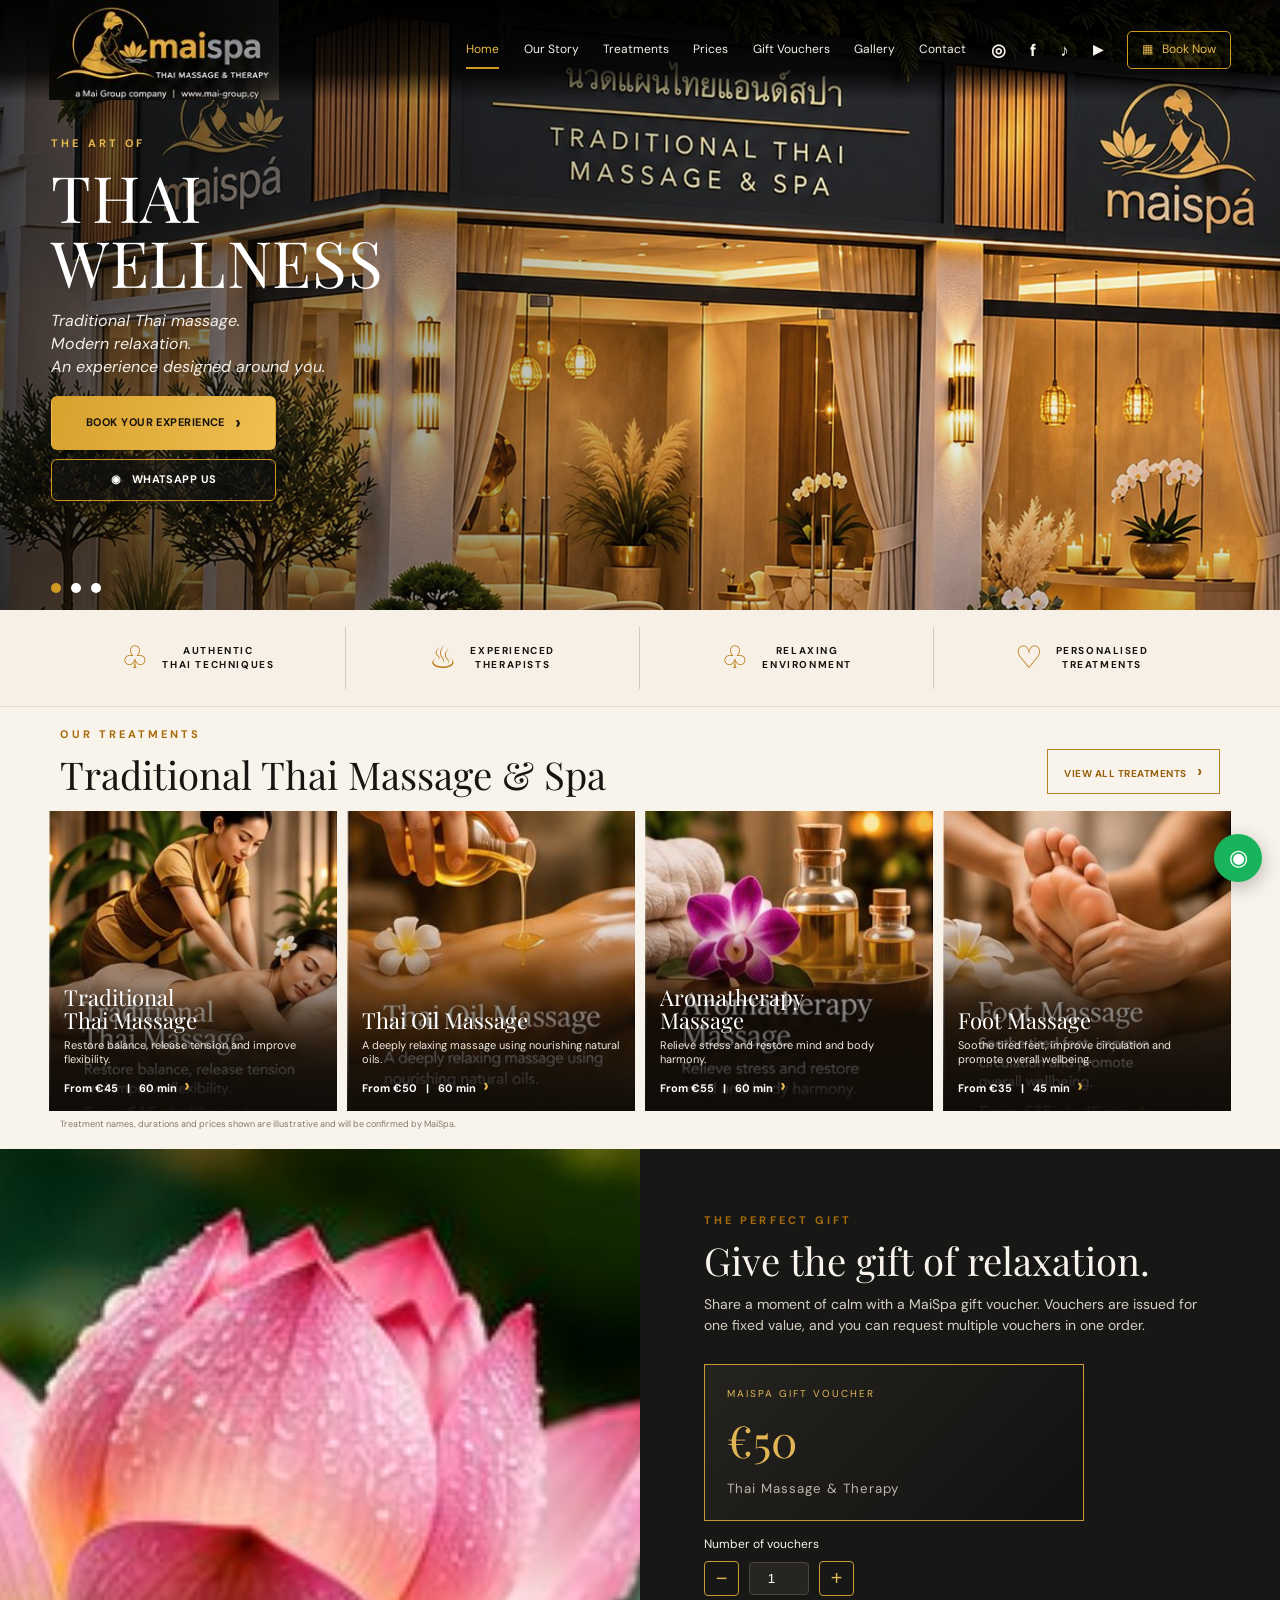
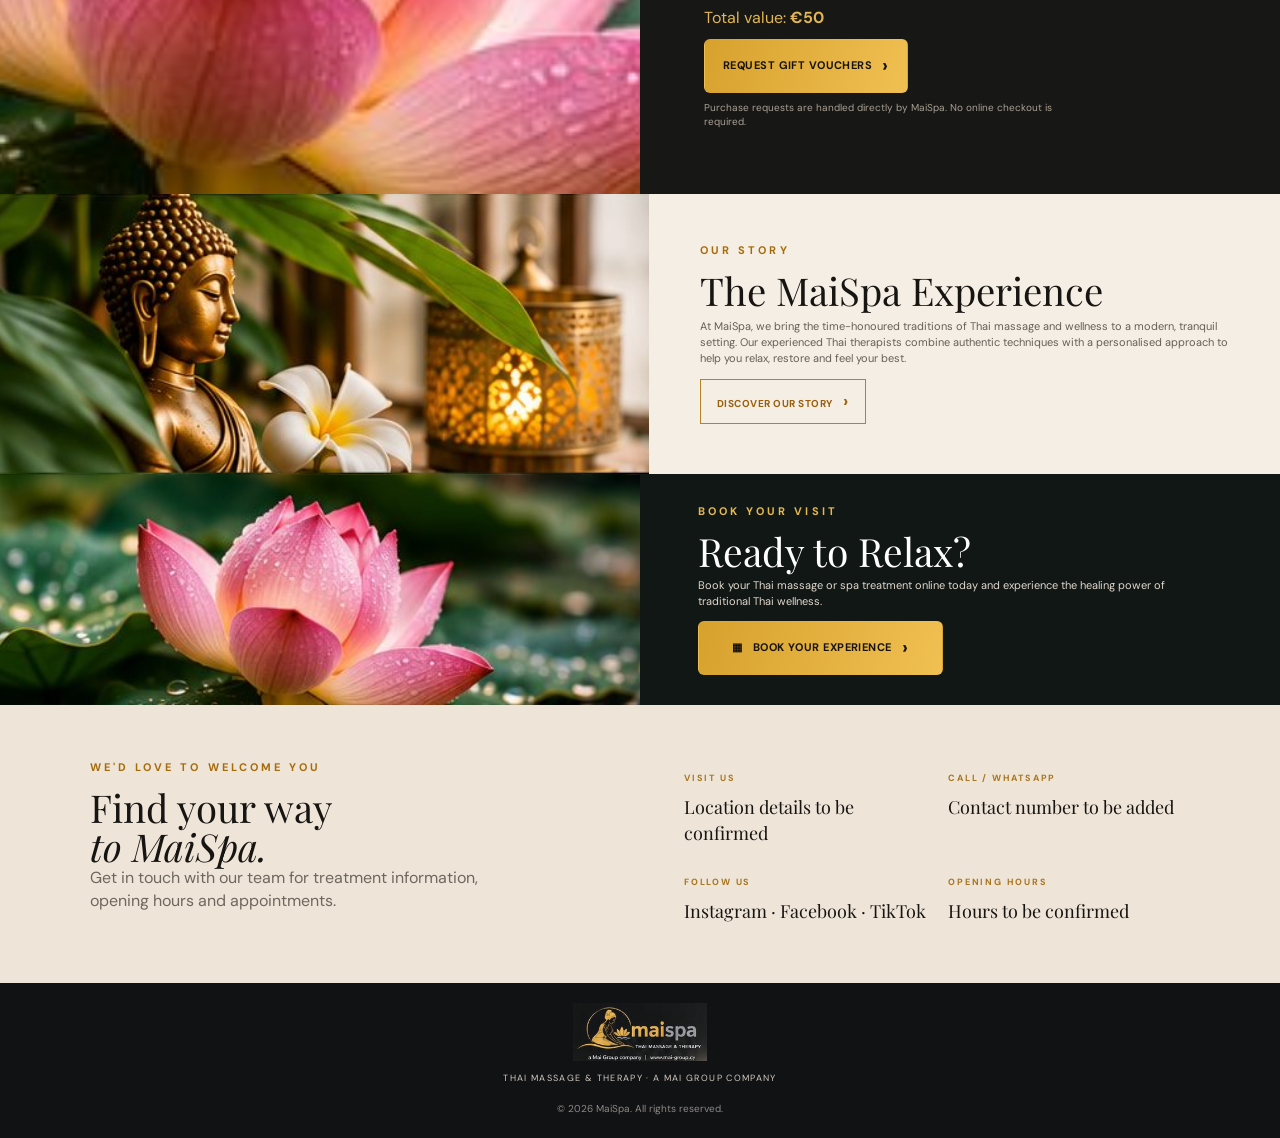
<file: index.html>
<!doctype html>
<html lang="en">
<head>
<meta charset="utf-8"><meta name="viewport" content="width=device-width, initial-scale=1">
<meta name="theme-color" content="#101010">
<meta name="description" content="MaiSpa — traditional Thai massage and therapy. Discover authentic Thai wellness.">
<title>MaiSpa | Thai Massage &amp; Therapy</title>
<link rel="preconnect" href="https://images.unsplash.com"><link rel="preconnect" href="https://fonts.googleapis.com"><link rel="preconnect" href="https://fonts.gstatic.com" crossorigin>
<link href="https://fonts.googleapis.com/css2?family=DM+Sans:wght@400;500;600;700&family=Playfair+Display:wght@400;500;600&display=swap" rel="stylesheet">
<link rel="stylesheet" href="styles.css">
</head>
<body>
<header class="site-header" id="top">
<a class="brand" href="#top" aria-label="MaiSpa home"><img src="mai-logo.jpg" alt="MaiSpa — Thai Massage and Therapy"><span class="brand-caption">a Mai Group company&nbsp; | &nbsp;www.mai-group.cy</span></a>
<button class="menu-toggle" aria-label="Open navigation" aria-expanded="false">☰</button>
<nav class="main-nav" aria-label="Main navigation">
<a class="active" href="#top">Home</a><a href="#story">Our Story</a><a href="#treatments">Treatments</a><a href="#treatments">Prices</a><a href="#gift-vouchers">Gift Vouchers</a><a href="#gallery">Gallery</a><a href="#contact">Contact</a>
<a class="social-link" href="#contact" aria-label="Instagram">◎</a><a class="social-link" href="#contact" aria-label="Facebook">f</a><a class="social-link" href="#contact" aria-label="TikTok">♪</a><a class="social-link youtube" href="#contact" aria-label="YouTube">▶</a><a class="nav-book" href="#booking">▦ &nbsp; Book Now</a>
</nav></header>
<main>
<section class="hero"><div class="hero-photo" role="img" aria-label="Elegant contemporary Thai spa exterior"></div><div class="hero-shade"></div>
<div class="hero-copy"><p class="eyebrow">THE ART OF</p><h1>THAI<br>WELLNESS</h1><p class="hero-intro">Traditional Thai massage.<br>Modern relaxation.<br>An experience designed around you.</p>
<div class="hero-actions"><a class="button button-gold" href="#booking">Book your experience <span>›</span></a><a class="button button-outline" href="#contact">◉ &nbsp; WhatsApp us</a></div></div><div class="hero-dots" aria-label="Hero slide indicators"><i class="selected"></i><i></i><i></i></div></section>
<section class="qualities" aria-label="Our values"><div><span class="line-icon">♧</span><b>Authentic<br>Thai techniques</b></div><div><span class="line-icon">♨</span><b>Experienced<br>therapists</b></div><div><span class="line-icon">♧</span><b>Relaxing<br>environment</b></div><div><span class="line-icon">♡</span><b>Personalised<br>treatments</b></div></section>
<section class="section treatments-section" id="treatments"><div class="section-heading"><div><p class="eyebrow gold-text">OUR TREATMENTS</p><h2>Traditional Thai Massage &amp; Spa</h2></div><a class="text-link" href="#prices">View all treatments <span>›</span></a></div>
<div class="treatment-grid">
<article class="treatment-card"><img src="treatment-1.jpg" alt="Traditional Thai massage treatment"><div class="card-copy"><h3>Traditional<br>Thai Massage</h3><p>Restore balance, release tension and improve flexibility.</p><div class="card-meta">From €45 &nbsp; | &nbsp; 60 min <a href="#booking">›</a></div></div></article>
<article class="treatment-card"><img src="treatment-2.jpg" alt="Thai oil massage"><div class="card-copy"><h3>Thai Oil Massage</h3><p>A deeply relaxing massage using nourishing natural oils.</p><div class="card-meta">From €50 &nbsp; | &nbsp; 60 min <a href="#booking">›</a></div></div></article>
<article class="treatment-card"><img src="treatment-3.jpg" alt="Aromatherapy oils and flowers"><div class="card-copy"><h3>Aromatherapy<br>Massage</h3><p>Relieve stress and restore mind and body harmony.</p><div class="card-meta">From €55 &nbsp; | &nbsp; 60 min <a href="#booking">›</a></div></div></article>
<article class="treatment-card"><img src="treatment-4.jpg" alt="Relaxing foot massage"><div class="card-copy"><h3>Foot Massage</h3><p>Soothe tired feet, improve circulation and promote overall wellbeing.</p><div class="card-meta">From €35 &nbsp; | &nbsp; 45 min <a href="#booking">›</a></div></div></article>
</div><p class="price-disclaimer">Treatment names, durations and prices shown are illustrative and will be confirmed by MaiSpa.</p></section>

<section class="gift-vouchers section" id="gift-vouchers"><div class="gift-photo" role="img" aria-label="Spa gift voucher setting"></div><div class="gift-copy"><p class="eyebrow gold-text">THE PERFECT GIFT</p><h2>Give the gift of relaxation.</h2><p>Share a moment of calm with a MaiSpa gift voucher. Vouchers are issued for one fixed value, and you can request multiple vouchers in one order.</p><div class="voucher-preview"><span>MAISPA GIFT VOUCHER</span><strong id="voucher-amount-display">€50</strong><small>Thai Massage &amp; Therapy</small></div><div class="voucher-request"><label for="voucher-quantity">Number of vouchers</label><div class="voucher-qty"><button type="button" id="voucher-minus" aria-label="Decrease quantity">−</button><input id="voucher-quantity" type="number" min="1" max="20" value="1"><button type="button" id="voucher-plus" aria-label="Increase quantity">+</button></div><p class="voucher-total">Total value: <strong id="voucher-total">€50</strong></p><a class="button button-gold" href="#contact">Request gift vouchers <span>›</span></a><small>Purchase requests are handled directly by MaiSpa. No online checkout is required.</small></div></div></section>
<section class="story-section" id="story"><div class="story-image" role="img" aria-label="Thai-inspired wellness details"></div><div class="story-copy"><p class="eyebrow gold-text">OUR STORY</p><h2>The MaiSpa Experience</h2><p>At MaiSpa, we bring the time-honoured traditions of Thai massage and wellness to a modern, tranquil setting. Our experienced Thai therapists combine authentic techniques with a personalised approach to help you relax, restore and feel your best.</p><a class="text-link" href="#contact">Discover our story <span>›</span></a></div></section>
<section class="booking-banner" id="booking"><div class="lotus-image" role="img" aria-label="Lotus flower on water"></div><div class="booking-copy"><p class="eyebrow">BOOK YOUR VISIT</p><h2>Ready to Relax?</h2><p>Book your Thai massage or spa treatment online today and experience the healing power of traditional Thai wellness.</p><a class="button button-gold" href="#contact">▦ &nbsp; Book your experience <span>›</span></a></div></section>
<section class="contact-section section" id="contact"><div><p class="eyebrow gold-text">WE'D LOVE TO WELCOME YOU</p><h2>Find your way<br><em>to MaiSpa.</em></h2><p>Get in touch with our team for treatment information, opening hours and appointments.</p></div><div class="contact-details"><div><span>VISIT US</span><p>Location details to be confirmed</p></div><div><span>CALL / WHATSAPP</span><p>Contact number to be added</p></div><div><span>FOLLOW US</span><p>Instagram · Facebook · TikTok</p></div><div><span>OPENING HOURS</span><p>Hours to be confirmed</p></div></div></section>
</main><footer><img src="mai-logo.jpg" alt="MaiSpa"><p>Thai Massage &amp; Therapy · A Mai Group company</p><small>© <span id="year"></span> MaiSpa. All rights reserved.</small></footer>
<a class="whatsapp-float" href="#contact" aria-label="WhatsApp contact">◉</a><script src="script.js"></script>
</body></html>
</file>
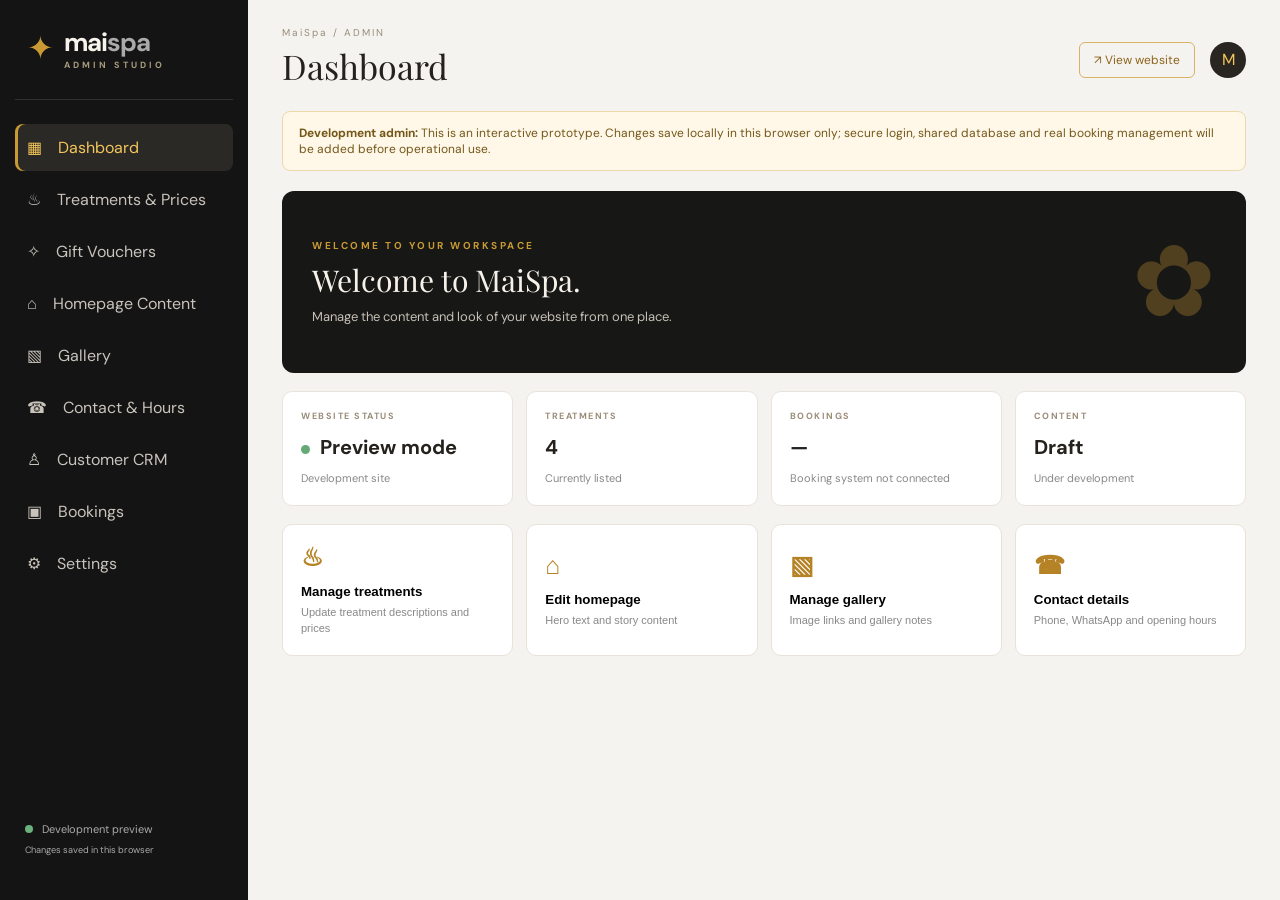
<file: admin.html>
<!doctype html>
<html lang="en"><head><meta charset="utf-8"><meta name="viewport" content="width=device-width,initial-scale=1"><meta name="theme-color" content="#111"><title>MaiSpa Admin</title><link rel="preconnect" href="https://fonts.googleapis.com"><link href="https://fonts.googleapis.com/css2?family=DM+Sans:wght@400;500;600;700&family=Playfair+Display:wght@400;500;600&display=swap" rel="stylesheet"><link rel="stylesheet" href="admin.css"></head>
<body><div class="admin-shell">
<aside class="sidebar"><div class="brand"><span class="brand-mark">✦</span><span>mai<span class="spa">spa</span><small>ADMIN STUDIO</small></span></div><nav><button class="nav-item active" data-panel="dashboard">▦ <span>Dashboard</span></button><button class="nav-item" data-panel="treatments">♨ <span>Treatments & Prices</span></button><button class="nav-item" data-panel="vouchers">✧ <span>Gift Vouchers</span></button><button class="nav-item" data-panel="homepage">⌂ <span>Homepage Content</span></button><button class="nav-item" data-panel="gallery">▧ <span>Gallery</span></button><button class="nav-item" data-panel="contact">☎ <span>Contact & Hours</span></button><button class="nav-item" data-panel="crm">♙ <span>Customer CRM</span></button><button class="nav-item" data-panel="bookings">▣ <span>Bookings</span></button><button class="nav-item" data-panel="settings">⚙ <span>Settings</span></button></nav><div class="sidebar-bottom"><span class="status-dot"></span> Development preview<br><small>Changes saved in this browser</small></div></aside>
<main class="main"><header class="topbar"><div><div class="crumb">MaiSpa / ADMIN</div><h1 id="panel-title">Dashboard</h1></div><div class="top-actions"><a class="preview" href="index.html" target="_blank">↗ View website</a><span class="avatar">M</span></div></header>
<div class="notice"><b>Development admin:</b> This is an interactive prototype. Changes save locally in this browser only; secure login, shared database and real booking management will be added before operational use.</div>
<section class="panel active" id="dashboard"><div class="welcome"><div><p class="gold-label">WELCOME TO YOUR WORKSPACE</p><h2>Welcome to MaiSpa.</h2><p>Manage the content and look of your website from one place.</p></div><div class="welcome-flower">✿</div></div><div class="stats"><article><small>WEBSITE STATUS</small><strong><i class="green"></i> Preview mode</strong><span>Development site</span></article><article><small>TREATMENTS</small><strong id="stat-treatments">4</strong><span>Currently listed</span></article><article><small>BOOKINGS</small><strong>—</strong><span>Booking system not connected</span></article><article><small>CONTENT</small><strong>Draft</strong><span>Under development</span></article></div><div class="quick-grid"><button data-go="treatments"><b>♨</b><span>Manage treatments</span><small>Update treatment descriptions and prices</small></button><button data-go="homepage"><b>⌂</b><span>Edit homepage</span><small>Hero text and story content</small></button><button data-go="gallery"><b>▧</b><span>Manage gallery</span><small>Image links and gallery notes</small></button><button data-go="contact"><b>☎</b><span>Contact details</span><small>Phone, WhatsApp and opening hours</small></button></div></section>
<section class="panel" id="treatments"><div class="panel-head"><div><p class="gold-label">SERVICE MENU</p><h2>Treatments & prices</h2><p>Maintain the services shown on the homepage.</p></div><button class="primary" id="add-treatment">＋ Add treatment</button></div><div class="table-wrap"><table><thead><tr><th>Treatment</th><th>Description</th><th>Price (€)</th><th>Duration</th><th></th></tr></thead><tbody id="treatment-rows"></tbody></table></div><p class="hint">These are illustrative entries from the visual prototype. Confirm all details before publishing.</p></section>
<section class="panel" id="vouchers"><div class="panel-head"><div><p class="gold-label">GIFTING</p><h2>Gift Vouchers</h2><p>Set the single voucher value displayed on the website. Customers may request multiple vouchers.</p></div></div><form id="voucher-form" class="form-grid"><label>Voucher value (€)<input name="amount" type="number" min="1" step="1" required></label><label>Voucher description<input name="description" value="Thai Massage & Therapy"></label><label><span>Display status</span><select name="active"><option value="true">Show vouchers on website</option><option value="false">Hide vouchers on website</option></select></label><button class="primary" type="submit">Save gift voucher settings</button></form><p class="hint">Prototype setting is stored locally in this browser. No payment checkout or order processing is included.</p></section><section class="panel" id="homepage"><div class="panel-head"><div><p class="gold-label">HOME PAGE</p><h2>Homepage content</h2><p>Edit the text blocks in the current homepage concept.</p></div></div><form id="home-form" class="form-grid"><label>Hero eyebrow<input name="eyebrow"></label><label>Hero headline<input name="headline"></label><label class="wide">Hero intro<textarea name="intro" rows="3"></textarea></label><label>Story heading<input name="storyTitle"></label><label class="wide">Story text<textarea name="storyText" rows="4"></textarea></label><button class="primary" type="submit">Save homepage content</button></form></section>
<section class="panel" id="gallery"><div class="panel-head"><div><p class="gold-label">VISUAL LIBRARY</p><h2>Gallery assets</h2><p>Preview the image files currently used in the concept.</p></div></div><div class="gallery-grid"><article><div class="image-preview hero-preview"></div><b>Hero storefront</b><small>mai-spa-hero-dusk.jpg</small></article><article><div class="image-preview treatment-preview one"></div><b>Treatment 1</b><small>treatment-1.jpg</small></article><article><div class="image-preview treatment-preview two"></div><b>Treatment 2</b><small>treatment-2.jpg</small></article><article><div class="image-preview treatment-preview three"></div><b>Treatment 3</b><small>treatment-3.jpg</small></article><article><div class="image-preview treatment-preview four"></div><b>Treatment 4</b><small>treatment-4.jpg</small></article><article><div class="image-preview story-preview"></div><b>Our story</b><small>story-image.jpg</small></article></div><p class="hint">Image uploading and asset replacement will be connected to secure storage in a later build.</section>
<section class="panel" id="contact"><div class="panel-head"><div><p class="gold-label">BUSINESS INFORMATION</p><h2>Contact & opening hours</h2></div></div><form id="contact-form" class="form-grid"><label>Phone<input name="phone" placeholder="Add phone number"></label><label>WhatsApp<input name="whatsapp" placeholder="Add WhatsApp number"></label><label class="wide">Address<textarea name="address" rows="2" placeholder="Spa address"></textarea></label><label>Email<input name="email" placeholder="Email address"></label><label>Instagram<input name="instagram" placeholder="Instagram URL"></label><label>Facebook<input name="facebook" placeholder="Facebook URL"></label><label>TikTok<input name="tiktok" placeholder="TikTok URL"></label><div class="wide hours"><h3>Opening hours</h3><div id="hours-list"></div></div><button class="primary" type="submit">Save contact information</button></form></section>
<section class="panel" id="crm"><div class="panel-head"><div><p class="gold-label">CUSTOMER RELATIONSHIPS</p><h2>Customer CRM</h2><p>Find customers by phone and view their treatment history.</p></div><button class="primary" id="add-customer">＋ Add customer</button></div><div class="crm-search"><label>Search phone number or customer name<input id="crm-search" placeholder="Enter phone number or name…"></label><button class="secondary" id="clear-crm-search">Clear</button></div><div id="crm-results" class="crm-results"></div><div class="crm-profile" id="crm-profile"></div><p class="hint">Prototype CRM data is stored locally in this browser only. Use fictional data while testing. Do not store real customer or sensitive information until secure login, database, access controls and privacy protections are implemented.</p></section><section class="panel" id="bookings"><div class="empty-state"><div>▣</div><h2>Bookings are not connected yet</h2><p>This area will become your appointment management system with booking status, customer details, therapist, treatment, date/time and confirmation tools.</p><span class="pill">Planned next phase</span></div></section>
<section class="panel" id="settings"><div class="panel-head"><div><p class="gold-label">ADMIN SETTINGS</p><h2>Development settings</h2></div></div><div class="settings-card"><h3>Prototype data</h3><p>Current settings and content are saved in this browser using local storage. This is not secure or shared between devices.</p><button id="export-data" class="secondary">Export current content JSON</button><button id="reset-data" class="danger">Reset prototype content</button></div><div class="settings-card"><h3>Security roadmap</h3><ul><li>Admin authentication and password reset</li><li>Database-backed content shared across devices</li><li>Role-based permissions and audit log</li><li>Secure image storage</li></ul></div></section>
</main></div>
<div class="modal-backdrop" id="crm-modal"><form class="modal" id="crm-form"><div class="modal-head"><h2 id="crm-modal-title">Add customer</h2><button type="button" id="crm-close" class="close">×</button></div><label>Customer name<input name="name" required></label><label>Phone number<input name="phone" required></label><label>Email (optional)<input name="email" type="email"></label><label>Notes<textarea name="notes" rows="3"></textarea></label><div class="modal-actions"><button type="button" class="secondary" id="crm-cancel">Cancel</button><button class="primary" type="submit">Save customer</button></div></form></div><div class="modal-backdrop" id="history-modal"><form class="modal" id="history-form"><div class="modal-head"><h2>Add treatment history</h2><button type="button" id="history-close" class="close">×</button></div><label>Treatment<select name="treatment" required></select></label><label>Date<input name="date" type="date" required></label><label>Therapist<input name="therapist" placeholder="Therapist name"></label><label>Duration (minutes)<input name="duration" type="number" min="1"></label><label>Price paid (€)<input name="price" type="number" min="0" step="0.5"></label><label>Notes<textarea name="notes" rows="3"></textarea></label><div class="modal-actions"><button type="button" class="secondary" id="history-cancel">Cancel</button><button class="primary" type="submit">Save history</button></div></form></div><div class="modal-backdrop" id="modal"><form class="modal" id="treatment-form"><div class="modal-head"><h2 id="modal-title">Add treatment</h2><button type="button" id="close-modal" class="close">×</button></div><label>Treatment name<input name="name" required></label><label>Description<textarea name="description" rows="3" required></textarea></label><div class="form-grid"><label>Price (€)<input name="price" type="number" min="0" step="0.5" required></label><label>Duration (minutes)<input name="duration" type="number" min="1" required></label></div><div class="modal-actions"><button type="button" class="secondary" id="cancel-modal">Cancel</button><button class="primary" type="submit">Save treatment</button></div></form></div><div class="toast" id="toast">Saved</div><script src="admin.js"></script></body></html>
</file>
<file: styles.css>
:root{--gold:#d19a22;--gold-light:#e7b94f;--ink:#101010;--ivory:#f8f3eb;--serif:'Playfair Display',Georgia,serif;--sans:'DM Sans',Arial,sans-serif}
*{box-sizing:border-box}html{scroll-behavior:smooth;scroll-padding-top:74px}body{margin:0;background:var(--ivory);color:#171512;font-family:var(--sans);line-height:1.45}
.site-header{height:100px;padding:5px 3.8%;display:flex;align-items:center;justify-content:space-between;background:linear-gradient(180deg,rgba(0,0,0,.97) 0%,rgba(0,0,0,.76) 72%,rgba(0,0,0,0) 100%);position:absolute;top:0;left:0;right:0;z-index:20;border-bottom:0}
.brand{height:100px;width:300px;display:flex;flex-direction:column;justify-content:center;align-items:flex-start;overflow:visible;text-decoration:none}  .brand img{width:285px;height:100px;object-fit:contain;object-position:left center;mix-blend-mode:screen;}.brand-caption{display:none}
.main-nav{display:flex;align-items:center;gap:clamp(12px,1.9vw,27px)}.main-nav a{color:#f7f2e9;text-decoration:none;font-size:12px;white-space:nowrap;position:relative}.main-nav a:hover,.main-nav a.active{color:var(--gold-light)}.main-nav a.active:after{content:"";height:2px;background:var(--gold);position:absolute;left:0;right:0;bottom:-10px}.main-nav .social-link{font-size:17px;font-weight:700}.main-nav .youtube{font-size:13px}.main-nav .nav-book{border:1px solid var(--gold);padding:9px 14px;color:var(--gold-light);border-radius:5px}
.menu-toggle{display:none;background:none;border:0;color:white;font-size:26px}
 .hero{height:610px;padding-top:82px;position:relative;background:#151512;overflow:hidden;color:white}.hero-photo{position:absolute;inset:0;background-image:url('mai-spa-hero-dusk.jpg');background-size:cover;background-position:center 48%;filter:saturate(.88)}.hero-shade{position:absolute;inset:0;background:linear-gradient(90deg,rgba(5,7,6,.70) 0%,rgba(5,7,6,.42) 25%,rgba(5,7,6,.04) 60%,rgba(5,7,6,.02) 100%),linear-gradient(0deg,rgba(0,0,0,.18),transparent 38%)}
.hero-copy{position:absolute;left:4%;top:51%;transform:translateY(-48%);max-width:285px}.eyebrow{font-size:11px;letter-spacing:.28em;font-weight:700;margin:0 0 12px;color:var(--gold-light)}h1,h2,h3,p{margin-top:0}h1,h2{font-family:var(--serif);font-weight:400;line-height:1.02}h1{font-size:clamp(50px,5vw,68px);text-transform:uppercase;letter-spacing:.01em;margin:0 0 14px;max-width:360px}h1:after{content:"";display:none}.hero-intro{font-size:16px;line-height:1.45;margin-bottom:18px;color:#f2eee8;font-style:italic}.hero-actions{display:flex;flex-direction:column;align-items:flex-start;gap:9px}
.button{display:inline-flex;align-items:center;justify-content:center;text-decoration:none;text-transform:uppercase;letter-spacing:.04em;font-size:11px;font-weight:700;padding:12px 18px;border:1px solid transparent;transition:.2s;min-width:225px}.button-gold{background:linear-gradient(110deg,#d7a12d,#f0c052);color:#17130c;border-radius:6px}.button-gold:hover{background:var(--gold-light);transform:translateY(-2px)}.button-outline{border:1px solid var(--gold);color:white;background:#1119;border-radius:6px}.button span{font-size:19px;margin-left:10px}
.hero-dots{position:absolute;left:4%;bottom:17px;display:flex;gap:10px}.hero-dots i{height:10px;width:10px;border-radius:50%;background:#fff}.hero-dots i.selected{background:var(--gold)}
.qualities{display:grid;grid-template-columns:repeat(4,1fr);padding:17px 4%;background:#f7f0e6;border-bottom:1px solid #e4d8c7}.qualities div{display:flex;align-items:center;justify-content:center;gap:13px;text-align:center;border-right:1px solid #d8c9b6;min-height:62px}.qualities div:last-child{border:0}.line-icon{font-size:31px;color:#b87913}.qualities b{font-size:10px;letter-spacing:.16em;text-transform:uppercase;line-height:1.45}
.section{padding:20px 3.8% 18px}.section-heading{display:flex;justify-content:space-between;align-items:end;gap:25px;margin:0 1% 17px}.gold-text{color:#a76b09}.section h2,.story-copy h2,.contact-section h2{font-size:clamp(30px,3vw,40px);margin:0}.text-link{color:#98600b;text-transform:uppercase;letter-spacing:.05em;font-size:10px;font-weight:700;text-decoration:none;border:1px solid #b88123;padding:9px 16px;white-space:nowrap}.text-link span{font-size:17px;margin-left:8px}
.treatment-grid{display:grid;grid-template-columns:repeat(4,1fr);gap:10px}.treatment-card{position:relative;background:#191b1d;color:#fff;min-width:0;overflow:hidden;height:300px}.treatment-card:after{content:"";position:absolute;inset:35% 0 0;background:linear-gradient(0deg,rgba(15,12,9,.96),rgba(15,12,9,0))}.treatment-card img{width:100%;height:100%;display:block;object-fit:cover;filter:saturate(.9)}.card-copy{position:absolute;z-index:1;left:0;right:0;bottom:0;padding:14px 15px 12px}.card-copy h3{font-family:var(--serif);font-size:22px;font-weight:400;line-height:1.02;margin-bottom:7px}.card-copy p{font-size:11px;color:#f0e9df;line-height:1.3;margin-bottom:5px}.card-meta{font-size:11px;font-weight:700}.card-meta a{color:var(--gold-light);font-size:19px;text-decoration:none;margin-left:4px}.price-disclaimer{font-size:9px;color:#82796d;margin:7px 1% 0}
.story-section{display:grid;grid-template-columns:1.03fr 1fr;min-height:280px;background:#f5eee4}.story-image{background:url('story-image.jpg') center/cover;min-height:280px}.story-copy{padding:30px 8%;align-self:center}.story-copy h2{margin:0 0 9px}.story-copy p:not(.eyebrow){font-size:11px;color:#655f58;max-width:530px;margin-bottom:10px}.story-copy .text-link{display:inline-block;margin-top:2px}
.booking-banner{display:grid;grid-template-columns:1fr 1fr;min-height:230px;background:#111715;color:white}.lotus-image{background:url('lotus-image.jpg') center/cover;min-height:230px}.booking-copy{padding:30px 9%;align-self:center}.booking-copy h2{font-size:39px;margin-bottom:7px}.booking-copy>p:not(.eyebrow){font-size:11px;color:#e0d8cc;max-width:470px;margin-bottom:11px}.booking-copy .button{min-width:245px}
.contact-section{display:grid;grid-template-columns:1fr 1fr;gap:8%;background:#eee5d8;padding:55px 7%}.contact-section>div:first-child>p:not(.eyebrow){max-width:400px;color:#6f675e}.contact-details{display:grid;grid-template-columns:1fr 1fr;gap:22px;align-content:center}.contact-details span{font-size:9px;letter-spacing:.2em;color:#a8751e;font-weight:700}.contact-details p{font-family:var(--serif);font-size:18px;margin:7px 0 0}
footer{background:#101214;color:#d2cbc0;text-align:center;padding:20px}footer img{height:58px;width:175px;object-fit:contain;mix-blend-mode:screen}footer p{font-size:9px;letter-spacing:.15em;text-transform:uppercase;margin:4px 0 10px}footer small{font-size:10px;color:#8e8a83}.whatsapp-float{position:fixed;right:18px;bottom:18px;width:48px;height:48px;border-radius:50%;background:#18b45c;color:white;display:grid;place-items:center;text-decoration:none;font-size:22px;z-index:15;box-shadow:0 5px 20px #0004}
@media(max-width:900px){.site-header{height:88px}.brand{width:230px;height:80px}.brand img{width:220px;height:78px;object-fit:contain;object-position:left center}.menu-toggle{display:block}.main-nav{display:none;position:absolute;top:78px;left:0;right:0;background:#000;padding:20px 6%;flex-direction:column;align-items:stretch;gap:16px}.main-nav.open{display:flex}.main-nav a{font-size:14px}.main-nav a.active:after{display:none}.main-nav .nav-book{text-align:center}.hero{height:570px}.hero-photo{background-position:58% center}.hero-shade{background:linear-gradient(90deg,#080a0be8,#080a0b88 65%,#080a0b33)}.hero-copy{left:6%}.treatment-grid{grid-template-columns:repeat(2,1fr)}.booking-banner{grid-template-columns:1fr 1fr}}
@media(max-width:600px){.hero{min-height:600px;height:calc(100svh - 72px);max-height:730px}.hero-photo{background-position:58% center}.hero-shade{background:linear-gradient(90deg,#090b0cf2 0%,#090b0cbb 62%,#090b0c55 100%)}.hero-copy{top:48%;left:7%;right:7%}h1{font-size:58px}.hero-intro{font-size:15px}.qualities{grid-template-columns:1fr 1fr;gap:14px;padding:18px 4%}.qualities div{border:0;justify-content:flex-start;min-height:48px}.qualities b{font-size:9px}.line-icon{font-size:25px}.section{padding:38px 4% 20px}.section-heading{display:block;margin:0 2% 17px}.section-heading .text-link{display:inline-block;margin-top:14px}.treatment-grid{grid-template-columns:1fr 1fr;gap:8px}.treatment-card{height:230px}.card-copy{padding:10px}.card-copy h3{font-size:18px}.card-copy p{font-size:9px}.card-meta{font-size:9px}.story-section{grid-template-columns:1fr}.story-image{min-height:230px}.story-copy{padding:32px 7%}.booking-banner{grid-template-columns:1fr}.lotus-image{min-height:185px}.booking-copy{padding:29px 7%}.booking-copy h2{font-size:36px}.contact-section{grid-template-columns:1fr;gap:25px;padding:45px 7%}.contact-details{gap:18px}.contact-details p{font-size:16px}.whatsapp-float{width:46px;height:46px;right:13px;bottom:13px}}

/* Gift voucher section */
.gift-vouchers{display:grid;grid-template-columns:1fr 1fr;gap:0;padding:0;background:#171716;color:#f8f3eb;min-height:440px}.gift-photo{background-image:url('lotus-image.jpg');background-size:cover;background-position:center;min-height:420px}.gift-copy{padding:clamp(28px,5vw,65px);display:flex;flex-direction:column;justify-content:center}.gift-copy h2{font-size:clamp(30px,3vw,42px);margin:0 0 14px}.gift-copy>p:not(.eyebrow){color:#d6cec0;font-size:14px;max-width:530px}.voucher-preview{border:1px solid #c99a34;background:linear-gradient(135deg,#25231e,#111);padding:22px;margin:15px 0;max-width:380px;display:flex;flex-direction:column;gap:7px}.voucher-preview span{font-size:10px;letter-spacing:2px;color:#e2b654}.voucher-preview strong{font-family:var(--serif);font-size:44px;color:#e2b654;font-weight:400}.voucher-preview small{color:#bdb5a8;letter-spacing:1px}.voucher-request{max-width:380px}.voucher-request label{font-size:12px;display:block;margin-bottom:7px}.voucher-qty{display:flex;align-items:center;gap:10px}.voucher-qty button{border:1px solid #c99a34;background:transparent;color:#e2b654;width:35px;height:35px;font-size:20px;border-radius:4px;cursor:pointer}.voucher-qty input{width:60px;text-align:center;background:#262521;border:1px solid #4c463b;color:#fff;padding:8px;border-radius:4px}.voucher-total{margin:10px 0;color:#e2b654}.voucher-request .button{min-width:0}.voucher-request>small{display:block;color:#a9a094;font-size:10px;margin-top:8px}.gift-vouchers .button{width:max-content}
@media(max-width:760px){.gift-vouchers{grid-template-columns:1fr}.gift-photo{min-height:260px}.gift-copy{padding:28px 22px}}
</file>
<file: admin.css>
:root{--gold:#c99a34;--gold2:#e2b654;--ink:#151515;--cream:#f6f2eb;--muted:#7e786f;--line:#e5ded3}*{box-sizing:border-box}body{margin:0;background:#f5f3ef;color:#25221e;font-family:'DM Sans',Arial,sans-serif}.admin-shell{min-height:100vh;display:flex}.sidebar{width:248px;background:#141414;color:#f8f3eb;display:flex;flex-direction:column;padding:25px 15px;position:fixed;inset:0 0 0 0}.brand{display:flex;gap:10px;align-items:center;padding:0 12px 28px;border-bottom:1px solid #30302c}.brand-mark{color:var(--gold);font-size:32px}.brand>span:last-child{font-size:26px;font-weight:700;letter-spacing:-1px}.spa{color:#aaa}.brand small{display:block;font-size:9px;letter-spacing:3px;color:#a99b7d}.sidebar nav{display:grid;gap:5px;margin-top:24px}.nav-item{border:0;background:transparent;color:#c8c3bb;text-align:left;padding:13px 12px;border-radius:8px;font:inherit;cursor:pointer}.nav-item:hover,.nav-item.active{background:#2a2925;color:#f4c65b}.nav-item.active{box-shadow:inset 3px 0 var(--gold)}.nav-item span{margin-left:12px}.sidebar-bottom{margin-top:auto;padding:15px 10px;color:#aaa;font-size:11px;line-height:1.8}.status-dot{display:inline-block;width:8px;height:8px;border-radius:50%;background:#6ab17e;margin-right:6px}.main{margin-left:248px;width:calc(100% - 248px);padding:26px 34px 60px}.topbar{display:flex;align-items:center;justify-content:space-between;margin-bottom:18px}.crumb{font-size:10px;letter-spacing:2px;color:#988d7c}.topbar h1{font-family:'Playfair Display',Georgia,serif;font-weight:400;font-size:34px;margin:4px 0}.top-actions{display:flex;align-items:center;gap:15px}.preview{color:#8d631b;text-decoration:none;border:1px solid #d8b365;padding:9px 14px;border-radius:6px;font-size:12px}.avatar{width:36px;height:36px;background:#292621;color:#f4c65b;border-radius:50%;display:grid;place-items:center}.notice{background:#fff8e9;border:1px solid #edd8aa;padding:13px 16px;border-radius:8px;font-size:12px;color:#745719;margin-bottom:20px}.panel{display:none}.panel.active{display:block}.welcome{background:#171716;color:#f7f2e9;border-radius:12px;padding:26px 30px;display:flex;justify-content:space-between;align-items:center;overflow:hidden}.gold-label{font-size:10px;letter-spacing:2.5px;color:#c99a34;font-weight:700;margin:0 0 8px}.welcome h2,.panel-head h2{font-family:'Playfair Display',Georgia,serif;font-size:30px;font-weight:400;margin:0 0 8px}.welcome p:not(.gold-label){color:#c6c0b5;font-size:13px;margin:0}.welcome-flower{font-size:100px;color:#bb8c30;opacity:.35}.stats{display:grid;grid-template-columns:repeat(4,1fr);gap:13px;margin:18px 0}.stats article{background:white;border:1px solid #e9e4db;border-radius:10px;padding:18px}.stats small{display:block;color:#9a8d79;font-size:9px;letter-spacing:1.5px;font-weight:700}.stats strong{display:block;font-size:20px;margin:12px 0 6px}.stats span{font-size:11px;color:#888}.green{display:inline-block;background:#65a976;width:9px;height:9px;border-radius:50%;margin-right:5px}.quick-grid{display:grid;grid-template-columns:repeat(4,1fr);gap:13px}.quick-grid button{border:1px solid #e8e2d8;background:white;border-radius:10px;padding:18px;text-align:left;cursor:pointer}.quick-grid button:hover{border-color:#d1a245;transform:translateY(-1px)}.quick-grid b{font-size:25px;color:#b58325;display:block;margin-bottom:12px}.quick-grid span{font-weight:700;display:block;margin-bottom:5px}.quick-grid small{font-size:11px;color:#888;line-height:1.4}.panel-head{display:flex;justify-content:space-between;align-items:center;margin:5px 0 22px}.panel-head p:not(.gold-label){color:#888;font-size:12px;margin:0}.primary,.secondary,.danger{border:0;border-radius:6px;padding:11px 16px;font:600 12px 'DM Sans',sans-serif;cursor:pointer}.primary{background:#c99a34;color:#17130b}.primary:hover{background:#e2b654}.secondary{background:#eee9df;color:#453c2d}.danger{background:#fae8e4;color:#9e3827;margin-left:8px}.table-wrap{background:white;border:1px solid #e8e2d8;border-radius:9px;overflow:auto}table{width:100%;border-collapse:collapse;min-width:650px}th,td{text-align:left;padding:13px 15px;border-bottom:1px solid #eee;font-size:12px}th{font-size:9px;letter-spacing:1.4px;color:#958875;background:#faf8f5}td:first-child{font-weight:700}td .actions{display:flex;gap:6px}td button{border:1px solid #e2d9ca;background:#fff;padding:6px 9px;border-radius:5px;font-size:11px;cursor:pointer}.hint{font-size:11px;color:#978d7f;margin-top:10px}.form-grid{display:grid;grid-template-columns:1fr 1fr;gap:16px;max-width:900px;background:white;padding:23px;border:1px solid #e8e2d8;border-radius:10px}.form-grid label,.modal label{display:grid;gap:7px;font-size:11px;font-weight:700;color:#746b5e}.wide{grid-column:1/-1}input,textarea{width:100%;border:1px solid #ddd5c9;border-radius:6px;padding:11px;font:13px 'DM Sans',sans-serif;color:#25221e;background:#fff}textarea{resize:vertical}.hours h3{font-family:'Playfair Display',serif;font-weight:400}.hour-row{display:grid;grid-template-columns:90px 1fr 1fr 60px;align-items:center;gap:10px;margin:8px 0;font-size:12px}.gallery-grid{display:grid;grid-template-columns:repeat(3,1fr);gap:15px}.gallery-grid article{background:white;border:1px solid #e8e2d8;border-radius:9px;overflow:hidden;padding-bottom:12px}.gallery-grid b,.gallery-grid small{display:block;margin:8px 12px}.gallery-grid small{font-size:10px;color:#888}.image-preview{height:150px;background-size:cover;background-position:center}.hero-preview{background-image:url('mai-spa-hero-dusk.jpg')}.treatment-preview.one{background-image:url('treatment-1.jpg')}.treatment-preview.two{background-image:url('treatment-2.jpg')}.treatment-preview.three{background-image:url('treatment-3.jpg')}.treatment-preview.four{background-image:url('treatment-4.jpg')}.story-preview{background-image:url('story-image.jpg')}.empty-state{text-align:center;background:white;border:1px solid #e8e2d8;border-radius:10px;padding:60px 20px;max-width:750px;margin:auto}.empty-state>div{font-size:44px;color:#b88729}.empty-state h2{font-family:'Playfair Display',serif;font-weight:400}.empty-state p{max-width:500px;margin:0 auto 18px;color:#888;font-size:13px}.pill{background:#f6ebd2;color:#876116;padding:6px 10px;border-radius:20px;font-size:10px}.settings-card{background:white;border:1px solid #e8e2d8;border-radius:10px;padding:22px;margin-bottom:16px;max-width:850px}.settings-card p,.settings-card li{font-size:12px;color:#7f786e;line-height:1.7}.modal-backdrop{display:none;position:fixed;inset:0;background:#0008;align-items:center;justify-content:center;padding:18px;z-index:100}.modal-backdrop.open{display:flex}.modal{background:#fff;border-radius:12px;padding:24px;width:min(500px,100%);display:grid;gap:15px;box-shadow:0 20px 70px #0003}.modal-head{display:flex;justify-content:space-between;align-items:center}.modal h2{font-family:'Playfair Display',serif;font-weight:400;margin:0}.close{border:0;background:transparent;font-size:26px;cursor:pointer}.modal-actions{display:flex;justify-content:flex-end;gap:9px}.toast{position:fixed;bottom:20px;right:22px;background:#1d211e;color:#fff;padding:13px 18px;border-radius:8px;opacity:0;pointer-events:none;transition:.25s}.toast.show{opacity:1}@media(max-width:1050px){.sidebar{width:205px}.main{margin-left:205px;width:calc(100% - 205px);padding:24px}.stats,.quick-grid{grid-template-columns:repeat(2,1fr)}}@media(max-width:700px){.admin-shell{display:block}.sidebar{position:relative;width:auto;inset:auto;padding:12px}.brand{padding:0 10px 12px}.sidebar nav{display:flex;overflow:auto;margin-top:10px;gap:5px}.nav-item{white-space:nowrap;padding:10px}.nav-item span{margin-left:6px}.sidebar-bottom{display:none}.main{margin:0;width:auto;padding:18px 14px 40px}.topbar h1{font-size:28px}.top-actions{gap:8px}.preview{font-size:10px;padding:8px}.stats,.quick-grid,.gallery-grid{grid-template-columns:1fr 1fr}.welcome{padding:20px}.welcome-flower{font-size:70px}.panel-head{align-items:flex-start;gap:12px;flex-direction:column}.form-grid{grid-template-columns:1fr;padding:15px}.wide{grid-column:auto}.hour-row{grid-template-columns:75px 1fr 1fr 45px;gap:5px}.notice{font-size:11px}}
/* CRM prototype styles */
.crm-search{display:flex;align-items:end;gap:12px;background:#fff;border:1px solid #e8e2d8;border-radius:10px;padding:16px;margin:16px 0}.crm-search label{flex:1}.crm-results{display:grid;gap:8px;margin:14px 0}.crm-result{display:flex;justify-content:space-between;align-items:center;gap:12px;background:white;border:1px solid #e8e2d8;border-radius:9px;padding:14px;cursor:pointer}.crm-result:hover,.crm-result.selected{border-color:#b88729;background:#fffaf0}.crm-result small{display:block;color:#888;margin-top:4px}.crm-profile{margin-top:18px}.crm-card{background:white;border:1px solid #e8e2d8;border-radius:10px;padding:20px;margin-bottom:16px}.crm-card h3{font-family:'Playfair Display',serif;font-weight:400;font-size:24px;margin:0 0 8px}.crm-meta{color:#777;font-size:12px;line-height:1.8}.crm-history{width:100%;border-collapse:collapse;margin-top:14px}.crm-history th,.crm-history td{text-align:left;padding:11px;border-bottom:1px solid #eee;font-size:12px}.crm-history th{color:#8b641c;letter-spacing:.08em;font-size:10px}.crm-actions{display:flex;gap:8px;flex-wrap:wrap;margin-top:15px}.crm-empty{background:#fff;border:1px dashed #d8cbb5;border-radius:10px;padding:28px;text-align:center;color:#8b8378}.crm-note{font-size:11px;color:#8b8378;margin-top:12px}@media(max-width:700px){.crm-search{align-items:stretch;flex-direction:column}.crm-result{align-items:flex-start;flex-direction:column}.crm-history{display:block;overflow:auto;white-space:nowrap}}
</file>
